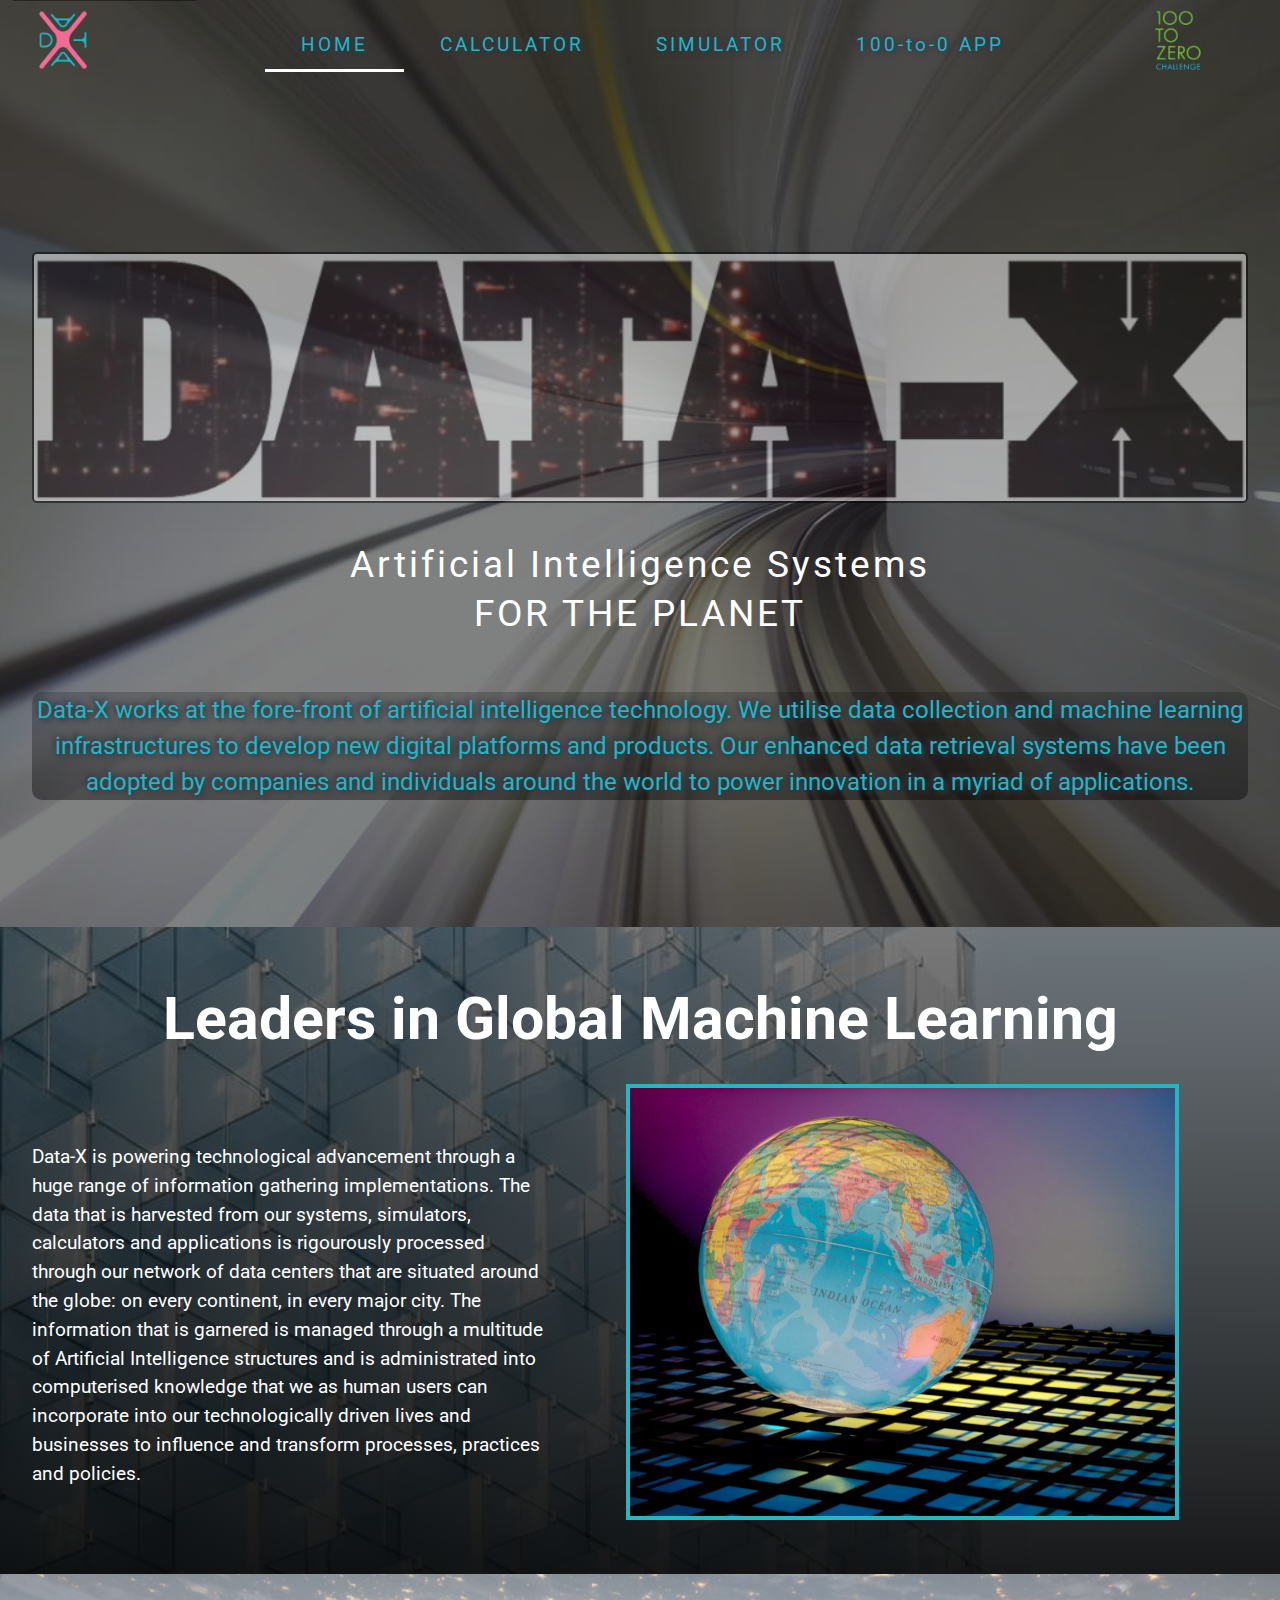
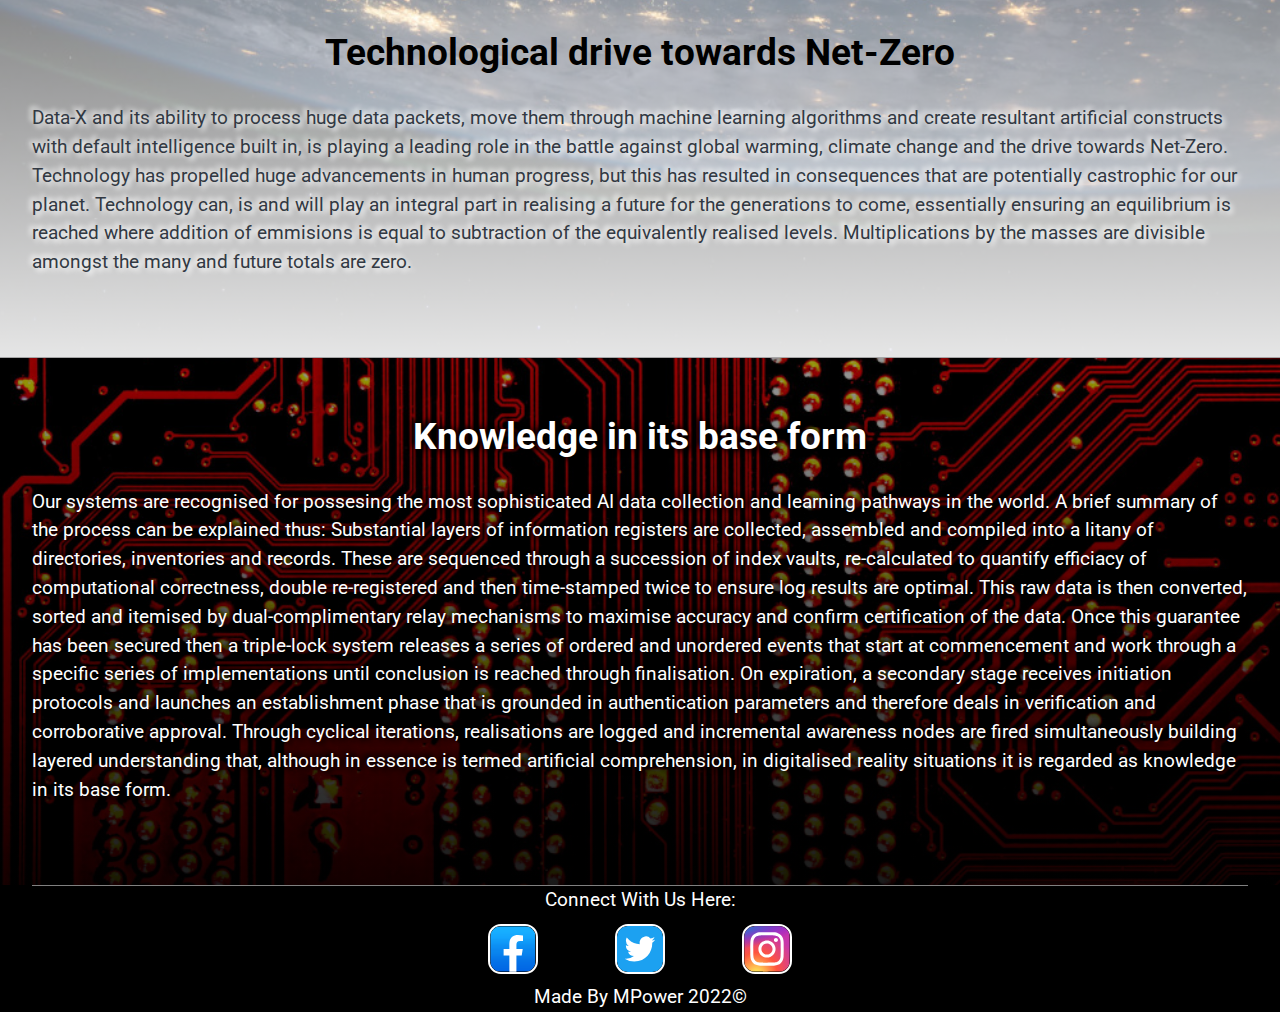
<file: index.html>
<!DOCTYPE html>
<html lang="en">
	<head>
		<meta charset="UTF-8" />
		<meta http-equiv="X-UA-Compatible" content="IE=edge" />
		<meta name="viewport" content="width=device-width, initial-scale=1.0" />
		<link rel="preconnect" href="https://fonts.googleapis.com" />
		<link rel="preconnect" href="https://fonts.gstatic.com" crossorigin />
		<link
			href="https://fonts.googleapis.com/css2?family=Roboto:wght@400;700;900&display=swap"
			rel="stylesheet"
		/>
		<link rel="stylesheet" href="normalize.css" />
		<link rel="stylesheet" href="style.css" />
		<title>Data-X Website</title>
		<script src="app.js" defer></script>
	</head>
	<body>
		<div class="home">
			<a class="skip-to-content" href="#main">skip to content</a>
			<header class="primary-header section-wrap">
				<div class="primary-header-layout">
					<button
						class="mobile-nav-toggle"
						aria-controls="primary-navigation"
						aria-expanded="false"
					>
						<span class="sr-only">Menu</span>
					</button>
					<img class="logo" src="images/data-x-logo.png" alt="logo" />
					<img class="challenge" src="images/data-x-100toZERO.png" alt="logo" />
					<nav>
						<ul
							id="primary-navigation"
							data-visible="false"
							class="primary-navigation"
						>
							<li class="active nav-item fs-nav nav-item1">
								<a class="text-dark letter-space-2 uppercase" href="./index.html">home</a>
							</li>
							<li class="nav-item fs-nav">
								<a class="text-dark letter-space-2 uppercase" href="./calculator.html">Calculator</a>
							</li>
							<li class="nav-item fs-nav">
								<a class="text-dark letter-space-2 uppercase" href="./simulator.html"
									>Simulator</a
								>
							</li>
							<li class="nav-item fs-nav">
								<a class="text-dark letter-space-2" href="./one-hundred-to-zero.html">100-to-0 APP</a>
							</li>
						</ul>
					</nav>
				</div>
			</header>
			<main id="main">
				<section class="section1 section-wrap">
					<div class="section1-layout">
						<div class="sect1-sub">
							<div class="banner">
								<video src="./images/data-x-vid-text.mp4" type="video/mp4" autoplay loop muted>Data X</video>
							</div>
							<p class="fs-4 letter-space-2 top-3 bot-6">
								Artificial Intelligence Systems<br />
								FOR THE PLANET
							</p>
						</div>
						<p class="hero-info fs-2 text-light">
							Data-X works at the fore-front of artificial intelligence
						technology. We utilise data collection and machine learning
						infrastructures to develop new digital platforms and products.
						Our enhanced data retrieval systems have been adopted by
						companies and individuals around the world to power innovation
						in a myriad of applications.
						</p>
					</div>
				</section>
		</div>
				<!-- first info section-->
				<section id="first-info-section" class="section2 section-wrap">
					<div class="section2-layout">
						<h2 class="fs-6">Leaders in Global Machine Learning</h2>
						<p class="text-white fs-1 top-3 bot-3">
							Data-X is powering technological advancement through a huge range of information gathering implementations. The data that is harvested from our systems, simulators, calculators and applications is rigourously processed through our network of data centers that are situated around the globe: on every continent, in every major city. The information that is garnered is managed through a multitude of Artificial Intelligence structures and is  administrated into computerised knowledge that we as human users can incorporate into our technologically driven lives and businesses to influence and transform processes, practices and policies.  
						</p>
						<img
							class="content-img border"
							src="images/globe-keyboard.jpg"
							alt="globe on backlit keyboard"
						/>
					</div>
				</section>
				<!--second info section 2-->
				<section id="second-info-section" class="section3 section-wrap">
					<div class="section3-layout">
						<h2 class="text-black fs-4">Technological drive towards Net-Zero</h2>
						<p class="shadow-white text-dark fs-1 top-3 bot-9">
							Data-X and its ability to process huge data packets, move them through machine learning algorithms and create resultant artificial constructs with default intelligence built in, is playing a leading role in the battle against global warming, climate change and the drive towards Net-Zero. Technology has propelled huge advancements in human progress, but this has resulted in consequences that are potentially castrophic for our planet. Technology can, is and will play an integral part in realising a future for the generations to come, essentially ensuring an equilibrium is reached where addition of emmisions is equal to subtraction of the equivalently realised levels. Multiplications by the masses are divisible amongst the many and future totals are zero. 
						</p>
					</div>
				</section>
				<section id="second-info-section" class="section4 section-wrap">
					<div class="section3-layout knowledge">
						<h2 class="shadow-black fs-4">Knowledge in its base form</h2>
						<p class="shadow-black text-white fs-1 top-3 bot-9">
							Our systems are recognised for possesing the most sophisticated AI data collection and learning pathways in the world. A brief summary of the process can be explained thus: Substantial layers of information registers are collected, assembled and compiled into a litany of directories, inventories and records. These are sequenced through a succession of index vaults, re-calculated to quantify efficiacy of computational correctness, double re-registered and then time-stamped twice to ensure log results are optimal. This raw data is then converted, sorted and itemised by dual-complimentary relay mechanisms to maximise accuracy and confirm certification of the data. Once this guarantee has been secured then a triple-lock system releases a series of ordered and unordered events that start at commencement and work through a specific series of implementations until conclusion is reached through finalisation. On expiration, a secondary stage receives initiation protocols and launches an establishment phase that is grounded in authentication parameters and therefore deals in verification and corroborative approval. Through cyclical iterations, realisations are logged and incremental awareness nodes are fired simultaneously building layered understanding that, although in essence is termed artificial comprehension, in digitalised reality situations it is regarded as knowledge in its base form.
						</p>
					</div>
				</section>
			</main>
			<footer id="footer" class="section-wrap footer bg-black text-white">
				<div class="footer-layout ">
					<div class="socials flex">
						<p class="fs-1 bot-1">Connect With Us Here:</p>
					</div>
					<div class="socials flex">
						<a href="#"><img class="link-icon" src="./images/icon-facebook.svg" alt="facebook icon"></a>
						<a href="#"><img class="link-icon" src="./images/icon-twitter.svg" alt="twitter icon"></a>
						<a href="#"><img class="link-icon" src="./images/icon-instagram.svg" alt="instagram icon"></a>
					</div>
					<div class="socials flex">
						<p class="fs-1 top-1">Made By MPower 2022©</p>
					</div>
				</div>
			</footer>
	</body>
</html>
</file>
<file: style.css>
/* BOX SIZING */
/* ------------------- */
/* CUSTOM PROPERTIES   */
/* ------------------- */

:root {
	/* COLORS */
	--clr-dark: #323943;
	--clr-light: #22b6c6;
	--clr-pink: #f26b95;
	--clr-accent: #6bb436;
	--clr-black: 0 0% 0%;
	--clr-white: 0 0% 100%;

	/* FLUID TYPOGRAPHY */
	--fs-x-small: clamp(0.69rem, 0.59rem + 0.52vw, 0.96rem);
	--fs-small: clamp(0.83rem, 0.69rem + 0.72vw, 1.2rem);
	--fs-norm: clamp(1rem, 0.8rem + 0.98vw, 1.5rem);
	--fs-big: clamp(1.2rem, 0.94rem + 1.32vw, 1.88rem);
	--fs-x-big: clamp(1.44rem, 1.09rem + 1.76vw, 2.34rem);
	--fs-xl-big: clamp(1.73rem, 1.26rem + 2.35vw, 2.93rem);
	--fs-xxl-big: clamp(2.07rem, 1.45rem + 3.1vw, 3.66rem);
	--fs-xxxl-big: clamp(2.49rem, 1.67rem + 4.08vw, 4.58rem);
	--fs-uber-big: clamp(3rem, 2rem + 5vw, 7rem);

	/* FONT FAMILIES */
	--ff-sans-normal: 'Roboto', sans-serif;

	/* BORDER */
	--bw-all: 4px;
	--bw-top: 2px 4px 4px 4px;
	--bw-top-bot: 2px 4px 2px 4px;
	--bw-bot: 4px 4px 2px 4px;
	--bw-left: 4px 2px 4px 4px;
	--bw-left-right: 4px 2px 4px 2px;
	--bw-right: 4px 4px 4px 2px;
}

/* ------------------- */
/* RESET              */
/* ------------------- */

/* BOX SIZING */
*,
*::before,
*::after {
	box-sizing: border-box;
}

/* RESET MARGINS */
body,
h1,
h2,
h3,
h4,
h5,
p,
figure,
picture {
	margin: 0;
}

/* /////////////////////////////////////////////////////////// */

/* SET UP THE BODY */
body {
	background-color: var(--clr-dark);
	color: hsl(var(--clr-white));
	font-family: var(--ff-sans-normal);
	font-size: var(--fs-norm);
	line-height: 1.5;

	/* overflow-y: hidden; */
}

/* MAKE IMAGES EASIER TO WORK WITH */
img,
picture {
	display: block;
	max-width: 100%;
}

.img-wrap {
	width: 100%;
	height: 100%;
}

/* MAKE FORM ELEMENTS EASIER TO WORK WITH */
input,
button,
textarea,
select {
	font: inherit;
}

/* REMOVE ANIMATIONS FOR PEOPLE WHO HAVE TURNED THEM OFF */

@media (prefers-reduced-motion: reduce) {
	*,
	*::before,
	*::after {
		animation-duration: 0.01ms !important;
		animation-iteration-count: 1 !important;
		transition-duration: 0.01ms !important;
		scroll-behavior: auto !important;
	}
}
/* ------------------- */
/* UTILITY CLASSES     */
/* ------------------- */

.flex {
	display: flex;
}

/* ASSIGN FLUID TYPOGRAPHY STEPS*/
.fs-8 {
	font-size: var(--fs-uber-big);
}
h1,
.fs-7 {
	font-size: var(--fs-xxxl-big);
}
h2,
.fs-6 {
	font-size: var(--fs-xxl-big);
}
h3,
.fs-5 {
	font-size: var(--fs-xl-big);
}
h4,
.fs-4 {
	font-size: var(--fs-x-big);
}
h5,
.fs-3 {
	font-size: var(--fs-big);
}
p,
.fs-2 {
	font-size: var(--fs-norm);
}
.fs-1 {
	font-size: var(--fs-small);
}
.fs-nav {
	font-size: var(--fs-small);
}

@media (min-width: 720px) and (max-width: 960px) {
	.fs-nav {
		font-size: 0.75rem;
	}
}

@media (max-width: 560px), (max-height: 560px) {
	h1,
	.fs-7 {
		font-size: var(--fs-xxl-big);
	}
	h2,
	.fs-6 {
		font-size: var(--fs-xl-big);
	}
	h3,
	.fs-5 {
		font-size: var(--fs-x-big);
	}
	h4,
	.fs-4 {
		font-size: var(--fs-big);
	}
}

@media (max-width: 400px), (max-height: 400px) {
	h1,
	.fs-7 {
		font-size: var(--fs-x-big);
	}
	h2,
	.fs-6 {
		font-size: var(--fs-big);
	}
	h3,
	.fs-5 {
		font-size: var(--fs-norm);
	}
	h4,
	.fs-4 {
		font-size: var(--fs-small);
	}
	h5,
	.fs-3 {
		font-size: var(--fs-small);
	}
	p,
	.fs-2 {
		font-size: var(--fs-x-small);
	}
}
.fs-7,
.fs-6,
.fs-5,
.fs-4 {
	line-height: 1.3;
}

/* /////////////////////////////////////////////////////////// */

/*  COLORS */

.bg-dark {
	background-color: var(--clr-dark);
}
.bg-light {
	background-color: var(--clr-light);
}
.bg-pink {
	background-color: var(--clr-pink);
}
.bg-accent {
	background-color: var(--clr-accent);
}
.bg-white {
	background-color: hsl(var(--clr-white));
}
.bg-black {
	background-color: hsl(var(--clr-black));
}

.text-dark {
	color: var(--clr-dark);
}
.text-light {
	color: var(--clr-light);
}
.text-pink {
	color: var(--clr-pink);
}
.text-accent {
	color: var(--clr-accent);
}
.text-white {
	color: hsl(var(--clr-white));
}
.text-black {
	color: hsl(var(--clr-black));
}
/* /////////////////////////////////////////////////////////// */

/* TYPOGRAPHY */

.ff-sans-normal {
	font-family: var(--ff-sans-normal);
}

.letter-space-1 {
	letter-spacing: 5px;
}
.letter-space-2 {
	letter-spacing: 3px;
}
.letter-space-3 {
	letter-spacing: 2.5px;
}

.uppercase {
	text-transform: uppercase;
}

/* /////////////////////////////////////////////////////////// */

/* SPACING - MARGIN-TOP */

.flow > *:not(:first-child) {
	padding-top: 3vh;
}

.top-1 {
	padding-top: 1vh;
}
.top-2 {
	padding-top: 2vh;
}
.top-3 {
	padding-top: 3vh;
}
.top-6 {
	padding-top: 6vh;
}
.top-9 {
	padding-top: 9vh;
}

.bot-1 {
	padding-bottom: 1vh;
}
.bot-2 {
	padding-bottom: 2vh;
}
.bot-3 {
	padding-bottom: 3vh;
}
.bot-6 {
	padding-bottom: 6vh;
}
.bot-9 {
	padding-bottom: 9vh;
}

.border {
	border-style: solid;
	border-color: var(--clr-light);
	border-width: var(--bw-all);
}

.shadow-black {
	text-shadow: 3px 3px 5px black, -3px -3px 5px black;
}

.shadow-white {
	text-shadow: 3px 3px 5px white, -3px -3px 5px white;
}
/* /////////////////////////////////////////////////////////// */

/* ACCESSIBILITY */

.sr-only {
	border: 0;
	clip: rect(0, 0, 0, 0);
	height: 1px;
	margin: -1px;
	overflow: hidden;
	padding: 0;
	position: absolute;
	white-space: nowrap; /* added line */
	width: 1px;
}

.skip-to-content {
	background-color: hsl(var(--clr-black));
	color: hsl(var(--clr-white));
	left: 1vw;
	padding: 0.2em 0.5em;
	position: absolute;
	transform: translateY(-100%);
	transition: transform 250ms ease-in;
	z-index: 9999;
}

.skip-to-content:focus {
	transform: translateY(16vh);
}

/* /////////////////////////////////////////////////////////// */

/* ------------------- */
/* PRIMARY HEADER      */
/* AND NAVIGATION      */
/* ------------------- */

.primary-header-layout {
	display: grid;
	grid-template-columns: 1fr;
	grid-template-rows: 8vh;

	align-items: center;
	position: relative;
}

.logo {
	max-height: 7vh;
	object-fit: contain;
	position: absolute;
	top: 1vh;
}

.challenge {
	max-height: 7vh;
	object-fit: contain;
	position: absolute;
	top: 1vh;
	right: 12vw;
}

.primary-navigation {
	display: grid;
	grid-template-columns: 1fr;
	grid-template-rows: repeat(4, 8vh);

	background: var(--clr-light);
	gap: 3vh;
	inset: 0 0 0 50%;
	list-style: none;
	padding: 15vh 3rem;
	position: fixed;
	margin: 0;
	transform: translateX(130%);
	transition: transform 500ms ease-in-out;
	z-index: 1000;
}

.primary-navigation > .nav-item1 {
	grid-column: 1;
}

.primary-navigation[data-visible='true'] {
	transform: translateX(0);
}

.primary-navigation a {
	text-decoration: none;
}

.nav-item {
	border-bottom: 0.4vh solid hsl(var(--clr-white) / 0);
	text-align: center;
	padding: 1.4vh clamp(0.5rem, 1.8vw, 4.5rem) 1vh;
}

.nav-item > a {
	display: block;
	cursor: pointer;
}

.nav-item > a:hover,
.nav-item > a:focus {
	background-color: var(--clr-dark);
	border-radius: 5px;
	color: var(--clr-light);
	text-shadow: none;
}

.primary-navigation .active,
.primary-navigation > [aria-selected='true'] {
	border-color: hsl(var(--clr-white) / 1);
	color: hsl(var(--clr-white) / 1);
}

/* MOBILE NAV TOGGLE ////////// */

.mobile-nav-toggle {
	display: block;

	background: transparent;
	background-image: url(./images/icon-hamburger.svg);
	background-position: center;
	background-repeat: no-repeat;
	border: 0;
	height: 1.5rem;
	position: absolute;
	right: 3vw;
	top: 3vh;
	width: 1.5rem;
	z-index: 2000;
}
.mobile-nav-toggle[aria-expanded='true'] {
	background-image: url(./images/icon-close.svg);
}

.mobile-nav-toggle:focus-visible {
	outline: 5px solid white;
	outline-offset: 5px;
}

/* NAVIGATION ON BIGGER SCREENS//////////////// */

@media (min-width: 720px) {
	.primary-navigation {
		grid-template-columns: 1fr 2vw repeat(5, auto) 1fr;
		grid-template-rows: 1fr;

		align-items: center;
		background: hsl(var(--clr-white) / 0);
		gap: 0;
		justify-content: center;
		margin: 0;
		padding: 2vh 0 0 0;
		position: static;
		transform: none;
		transition: none;
	}

	.primary-navigation > *:first-child {
		grid-column: 3;
	}

	.mobile-nav-toggle {
		display: none;
	}
	.nav-item > a {
		color: var(--clr-light);
		padding: 0 1vw 0;
		text-shadow: 3px 3px 5px var(--clr-dark), -3px -3px 5px var(--clr-dark);
	}

	.nav-item > a:hover,
	.nav-item > a:focus {
		background-color: var(--clr-light);
		color: var(--clr-dark);
	}

	.challenge {
		right: 3vw;
	}
}
/* //////////////////////////////////////////////////////////////////////// */
/* ------------------- */
/* LAYOUT + SPACING    */
/* ------------------- */
/* //////////////////////////////////////////////////////////////////////// */
.section-wrap {
	display: grid;
	grid-template-columns: minmax(2rem, 1fr) minmax(0, 80rem) minmax(2rem, 1fr);
}

.section-wrap > *:first-child {
	grid-column: 2;
}

/* //////////////////////////////////////////////////////////////////////// */

.section1 {
	grid-template-rows: minmax(75vh, auto);
	text-align: center;
	margin-top: 20vh;
}

.sect1-sub {
	gap: 3vw;
}

.section1-layout > a {
	text-decoration: none;
}

.hero-info {
	background: linear-gradient(
		hsl(var(--clr-black) / 0.2),
		hsl(var(--clr-black) / 0.4)
	);
	text-shadow: 3px 3px 5px var(--clr-dark), -3px -3px 5px var(--clr-dark);
	border-radius: 10px;
}
/* ///////////////////////////////////////////////////////////////////// */

.section2 {
	grid-template-rows: minmax(70vh, auto);
}

.section2-layout {
	display: grid;
}

.section2 h2 {
	align-self: end;
	text-align: center;
	margin-top: 6vh;
}

.content-img {
	margin: 3vh 0 6vh;
	max-width: 90%;
	max-height: 60vh;
	justify-self: center;
}

@media (min-width: 720px) {
	.section2 {
		grid-template-rows: minmax(50vh, auto);
	}

	.section2-layout {
		grid-template-columns: 40vw 1fr;
		grid-template-rows: auto 1fr;
		grid-template-areas: 'title title' 'text image';
		column-gap: 1vw;
	}

	.content-img {
		grid-area: image;
		max-height: 60vh;
		max-width: 80%;
		padding: 0;
		justify-self: center;
		align-self: center;
	}

	.section2-layout h2 {
		grid-area: title;
	}
	.section2-layout p {
		grid-area: text;
		align-self: center;
	}
}

/* ///////////////////////////////////////////////////////////////////// */

.section3 {
	grid-template-rows: minmax(50vh, auto);
}

.section3-layout {
	display: grid;
}

.section3 h2 {
	align-self: end;
	text-align: center;
	margin-top: 6vh;
}

.section4 h2 {
	align-self: end;
	text-align: center;
	margin-top: 6vh;
}

@media (min-width: 720px) {
	.section3 {
		grid-template-rows: minmax(30vh, auto);
	}

	.section3-layout p {
		align-self: center;
	}
}

.knowledge {
	text-shadow: 3px 3px 5px black, -3px -3px 5px black;
}

.footer-layout {
	display: grid;
	grid-template-columns: 1fr;
	grid-template-rows: repeat(3, auto);

	align-items: center;
	justify-content: center;
	text-align: center;
	border-top: 1px solid grey;
}

.socials {
	gap: 6vw;
	justify-self: center;
	align-items: center;
	text-align: center;
}

.link-icon {
	cursor: pointer;
	width: 50px;
	border: 2px solid white;
	border-radius: 13px;
}
/* BACKGROUND IMAGES */

.home {
	background: var(--clr-dark);
	background-image: linear-gradient(
			hsl(var(--clr-black) / 0.5),
			hsl(var(--clr-black) / 0.5)
		),
		url(./images/data-woosh.jpeg);
	background-position: center;
	background-repeat: no-repeat;
	background-size: cover;
}

.section2 {
	background: var(--clr-dark);
	background-image: linear-gradient(
			hsl(var(--clr-black) / 0.5),
			hsl(var(--clr-black) / 0.9)
		),
		url(./images/glass-wall.jpeg);
	background-position: center;
	background-repeat: no-repeat;
	background-size: cover;
}

.section3 {
	background: var(--clr-dark);
	background-image: linear-gradient(
			hsl(var(--clr-white) / 0.5),
			hsl(var(--clr-white) / 0.9)
		),
		url(./images/global-lights.jpg);
	background-position: center;
	background-repeat: no-repeat;
	background-size: cover;
}

.section4 {
	background: var(--clr-dark);
	background-image: linear-gradient(
			hsl(var(--clr-black) / 0.4),
			hsl(var(--clr-black) / 0.9)
		),
		url(./images/circuit-board.jpg);
	background-position: center;
	background-repeat: no-repeat;
	background-size: cover;
}

.simulator {
	height: 100vh;
	background: var(--clr-black);
	background-image: linear-gradient(
			hsl(var(--clr-black) / 0.7),
			hsl(var(--clr-black) / 0.5)
		),
		url(./images/data-woosh.jpeg);
	background-position: center;
	background-repeat: no-repeat;
	background-size: cover;
}

.one-hundred {
	height: 100vh;
	background: var(--clr-black);
	background-image: linear-gradient(
			hsl(var(--clr-black) / 0.4),
			hsl(var(--clr-black) / 0.2)
		),
		url(./images/data-woosh.jpeg);
	background-position: center;
	background-repeat: no-repeat;
	background-size: cover;
}

.car-share-vid {
	height: auto;
	background: var(--clr-black);
	background-image: linear-gradient(
			hsl(var(--clr-black) / 0.8),
			hsl(var(--clr-black) / 0.6)
		),
		url(./images/circuit-board.jpg);
	background-position: center;
	background-repeat: no-repeat;
	background-size: cover;
}

.footer {
	background: black;
}
/* /////////////////////////////////////////////////// */

.simulator1 {
	grid-template-rows: minmax(50vh, auto);
	margin-top: 3vh;
	justify-items: center;
	align-items: start;
	text-align: center;
}

.one-hundred-section {
	grid-template-rows: minmax(89vh, auto);
	margin-top: 3vh;
	justify-content: center;
	align-items: start;
	text-align: center;
}

.car-share-vid {
	grid-template-rows: auto;
	/* margin-top: 6vh; */
	justify-items: center;
	align-items: start;
	text-align: center;
}

.btn {
	margin-top: 3vh;
}

#btn-reset {
	background: lightblue;
}
.img-wrap-01 {
	display: flex;
	justify-content: center;
	max-height: 40vh;
	width: 100%;
}

.info-text {
	display: none;
	text-align: center;
}
.trees-wrap {
	display: none;
	max-height: 20vh;
	width: 100%;
}

.buttons-01 {
	display: grid;
	grid-template-columns: repeat(3, 1fr);
	column-gap: 5vw;
}

.buttons-02 {
	display: grid;
	grid-template-columns: repeat(2, 1fr);
	column-gap: 5vw;
}

.app-vid {
	height: 75vh;
	max-width: 90vw;
	border: 2px solid var(--clr-light);
	background-image: url(./images/data-x-app.png);
	background-position: center;
	background-repeat: no-repeat;
	background-size: cover;
}

.car-vid {
	width: 60vw;
	max-height: 80vh;
	border: 2px solid var(--clr-light);
	background-image: url(./images/car-share-difference.png);
	background-position: center;
	background-repeat: no-repeat;
	background-size: cover;
}

.call-action-1-btn {
	background-color: hsl(var(--clr-black) / 0.5);
	border: 0.1rem solid hsl(var(--clr-white));
	border-radius: 3rem;
	cursor: pointer;
	padding: 1rem 1rem 1rem;
	text-decoration: none;
	white-space: nowrap;
}

.banner video {
	position: relative;
	top: 0;
	left: 0;
	width: 100%;
	height: 100%;
	object-fit: cover;
	filter: opacity(50%);
	border-radius: 5px;
	border: 2px solid black;
}
</file>
